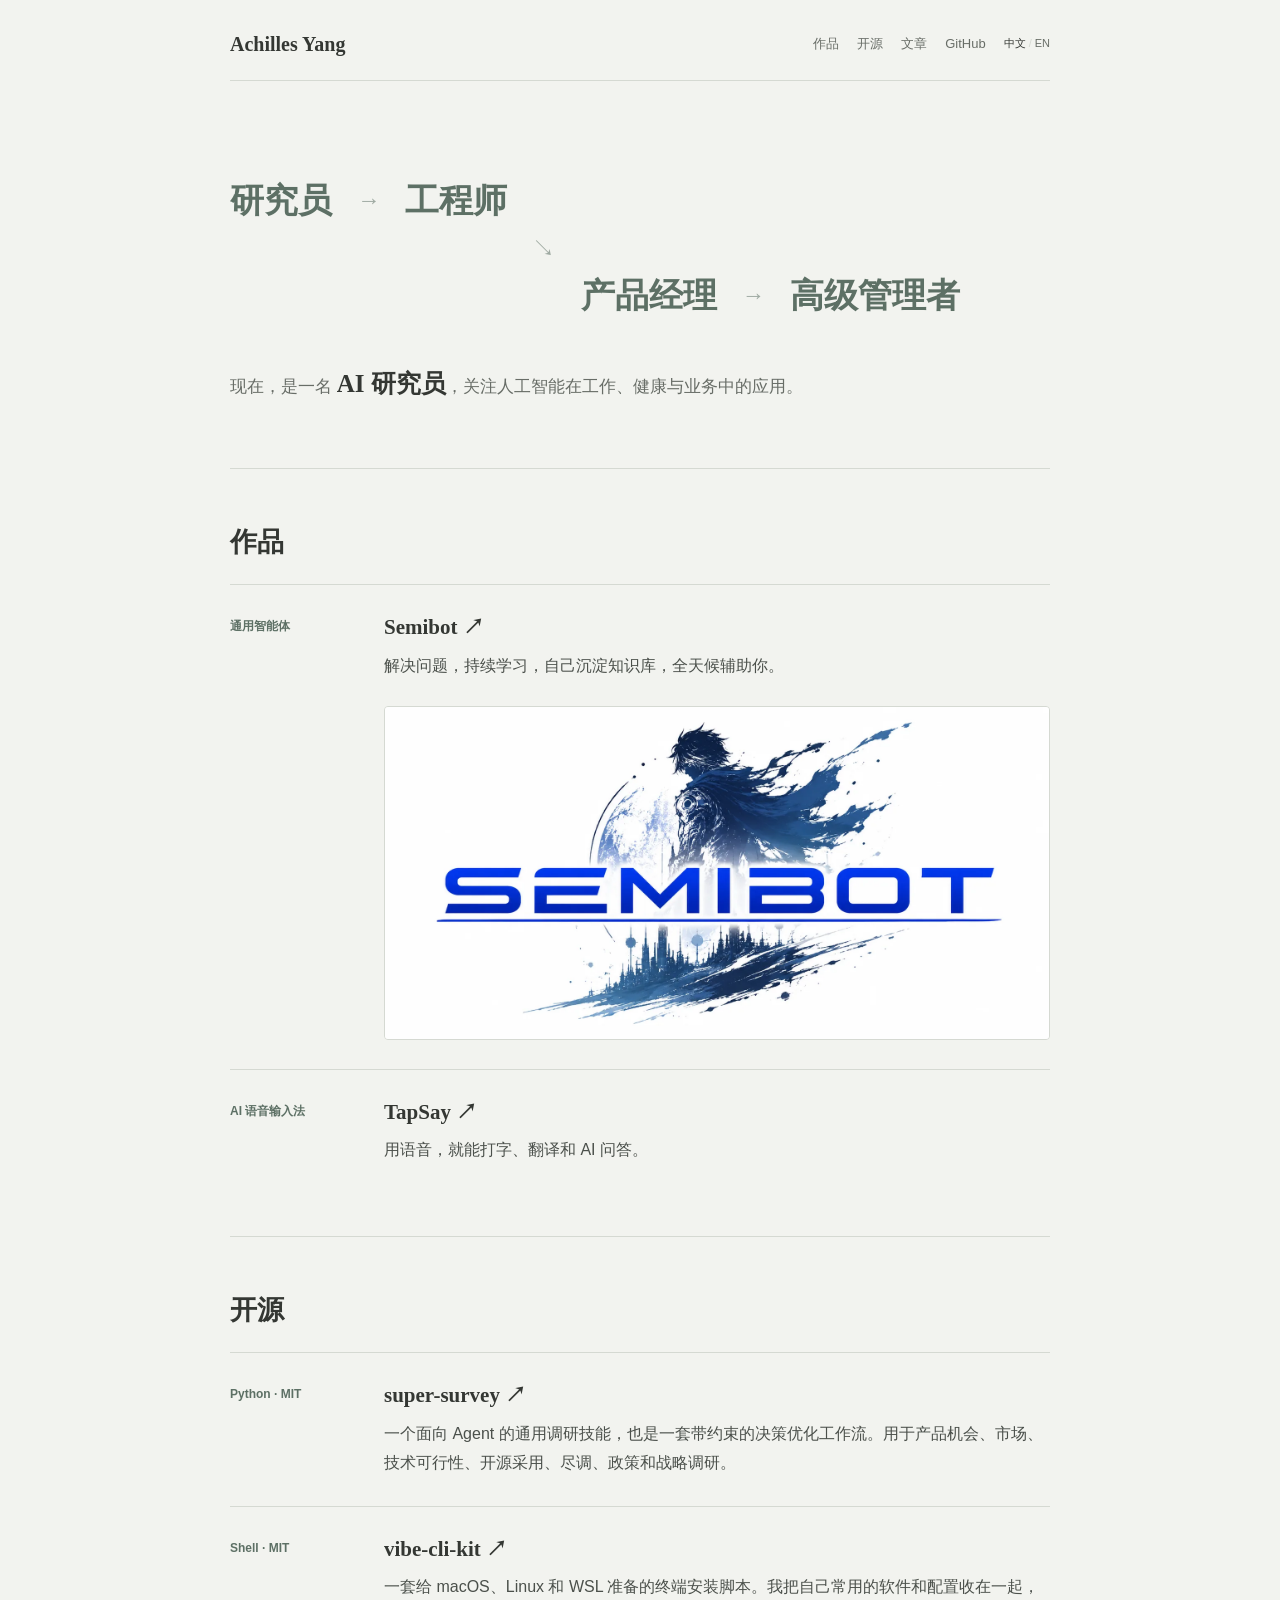
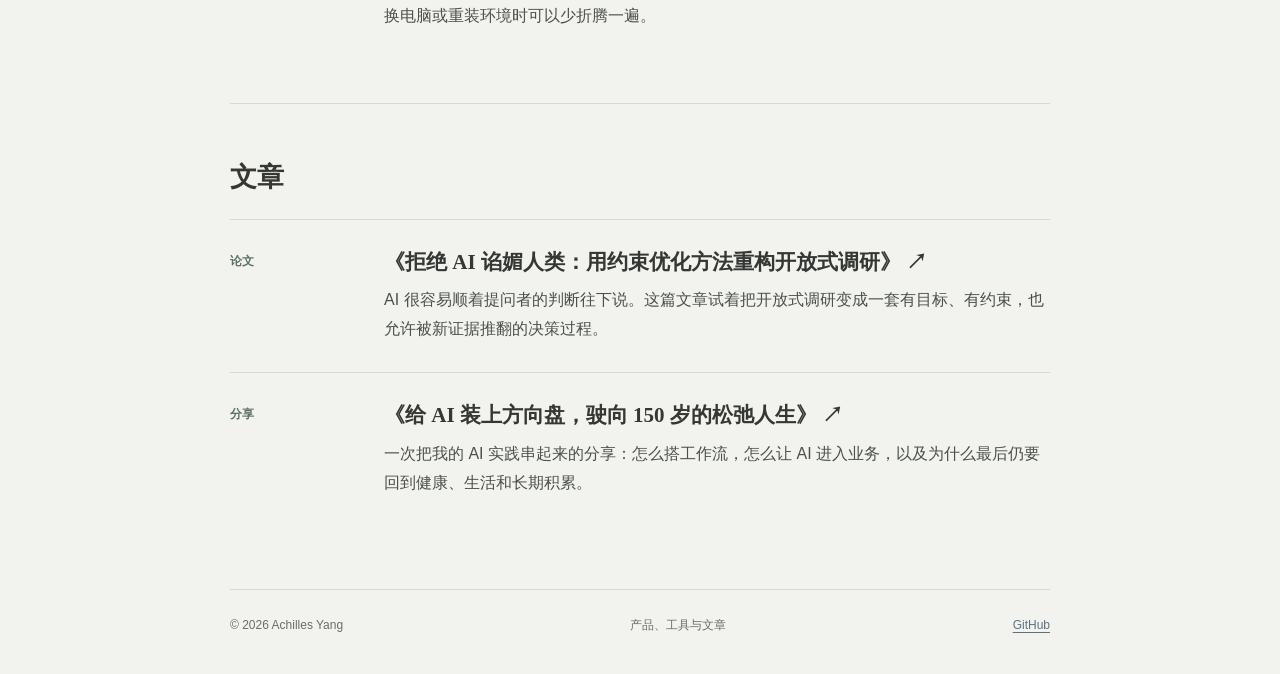
<file: docs/index.html>
<!DOCTYPE html>
<html lang="zh-CN">
<head>
  <meta charset="utf-8">
  <meta name="viewport" content="width=device-width, initial-scale=1">
  <meta name="theme-color" content="#f2f3ef">
  <title>Achilles Yang | 产品、工具与文章</title>
  <meta name="description" content="Achilles Yang 的个人主页。这里放着我正在做的产品、开源工具和文章。">
  <meta property="og:type" content="website">
  <meta property="og:locale" content="zh_CN">
  <meta property="og:locale:alternate" content="en_US">
  <meta property="og:title" content="Achilles Yang | 产品、工具与文章">
  <meta property="og:description" content="这里放着我正在做的产品、开源工具和文章。">
  <meta property="og:url" content="https://goatgit.github.io/">
  <meta name="twitter:card" content="summary">
  <link rel="canonical" href="https://goatgit.github.io/">
  <link rel="alternate" hreflang="zh-CN" href="https://goatgit.github.io/">
  <link rel="alternate" hreflang="en" href="https://goatgit.github.io/en/">
  <link rel="alternate" hreflang="x-default" href="https://goatgit.github.io/">
  <link rel="icon" href="./favicon-ay.svg" type="image/svg+xml">
  <link rel="stylesheet" href="./styles.css">
  <script type="application/ld+json">
    {
      "@context": "https://schema.org",
      "@type": "Person",
      "name": "Achilles Yang",
      "alternateName": "GoatGit",
      "url": "https://goatgit.github.io/",
      "sameAs": [
        "https://github.com/GoatGit",
        "https://semibot.ai",
        "https://www.tap-say.com/"
      ]
    }
  </script>
</head>
<body>
  <a class="skip-link" href="#main">跳到正文</a>

  <header class="site-header">
    <a class="site-name" href="#top">Achilles Yang</a>
    <nav aria-label="主要导航">
      <a href="#products">作品</a>
      <a href="#opensource">开源</a>
      <a href="#writing">文章</a>
      <a href="https://github.com/GoatGit" target="_blank" rel="noopener noreferrer">GitHub</a>
      <span class="language-switch" role="group" aria-label="语言">
        <span aria-current="page">中文</span>
        <span class="language-divider" aria-hidden="true">/</span>
        <a href="./en/" lang="en" hreflang="en" aria-label="Switch to English">EN</a>
      </span>
    </nav>
  </header>

  <main id="main">
    <div class="intro" id="top">
      <div class="career-map">
        <span class="career-node career-node-researcher">研究员</span>
        <span class="career-connector career-connector-one" aria-hidden="true"></span>
        <span class="career-node career-node-engineer">工程师</span>
        <span class="career-connector career-connector-two" aria-hidden="true"></span>
        <span class="career-node career-node-product">产品经理</span>
        <span class="career-connector career-connector-three" aria-hidden="true"></span>
        <span class="career-node career-node-manager">高级管理者</span>
      </div>
      <p class="current-role">现在，是一名 <strong>AI 研究员</strong>，关注人工智能在工作、健康与业务中的应用。</p>
    </div>

    <section id="products" aria-labelledby="products-title">
      <h2 id="products-title">作品</h2>

      <article class="entry entry-featured">
        <div class="entry-meta">通用智能体</div>
        <div class="entry-body">
          <h3><a href="https://semibot.ai" target="_blank" rel="noopener noreferrer">Semibot <span aria-hidden="true">↗</span></a></h3>
          <p>解决问题，持续学习，自己沉淀知识库，全天候辅助你。</p>
          <figure>
            <img src="./assets/semibot-home.webp" alt="Semibot 新版官网使用的产品主视觉" loading="lazy">
          </figure>
        </div>
      </article>

      <article class="entry">
        <div class="entry-meta">AI 语音输入法</div>
        <div class="entry-body">
          <h3><a href="https://www.tap-say.com/" target="_blank" rel="noopener noreferrer">TapSay <span aria-hidden="true">↗</span></a></h3>
          <p>用语音，就能打字、翻译和 AI 问答。</p>
        </div>
      </article>

    </section>

    <section id="opensource" aria-labelledby="opensource-title">
      <h2 id="opensource-title">开源</h2>

      <article class="entry">
        <div class="entry-meta">Python · MIT</div>
        <div class="entry-body">
          <h3><a href="https://github.com/GoatGit/super-survey" target="_blank" rel="noopener noreferrer">super-survey <span aria-hidden="true">↗</span></a></h3>
          <p>一个面向 Agent 的通用调研技能，也是一套带约束的决策优化工作流。用于产品机会、市场、技术可行性、开源采用、尽调、政策和战略调研。</p>
        </div>
      </article>

      <article class="entry">
        <div class="entry-meta">Shell · MIT</div>
        <div class="entry-body">
          <h3><a href="https://github.com/GoatGit/vibe-cli-kit" target="_blank" rel="noopener noreferrer">vibe-cli-kit <span aria-hidden="true">↗</span></a></h3>
          <p>一套给 macOS、Linux 和 WSL 准备的终端安装脚本。我把自己常用的软件和配置收在一起，换电脑或重装环境时可以少折腾一遍。</p>
        </div>
      </article>
    </section>

    <section id="writing" aria-labelledby="writing-title">
      <h2 id="writing-title">文章</h2>
      <article class="entry">
        <div class="entry-meta">论文</div>
        <div class="entry-body">
          <h3><a href="https://github.com/GoatGit/super-survey/blob/main/%E5%A6%82%E4%BD%95%E6%8B%92%E7%BB%9DAI%E8%B0%84%E5%AA%9A%E4%BA%BA%E7%B1%BB.pdf" target="_blank" rel="noopener noreferrer">《拒绝 AI 谄媚人类：用约束优化方法重构开放式调研》 <span aria-hidden="true">↗</span></a></h3>
          <p>AI 很容易顺着提问者的判断往下说。这篇文章试着把开放式调研变成一套有目标、有约束，也允许被新证据推翻的决策过程。</p>
        </div>
      </article>
      <article class="entry">
        <div class="entry-meta">分享</div>
        <div class="entry-body">
          <h3><a href="./slides/ai-150/">《给 AI 装上方向盘，驶向 150 岁的松弛人生》 <span aria-hidden="true">↗</span></a></h3>
          <p>一次把我的 AI 实践串起来的分享：怎么搭工作流，怎么让 AI 进入业务，以及为什么最后仍要回到健康、生活和长期积累。</p>
        </div>
      </article>
    </section>

  </main>

  <footer class="site-footer">
    <p>© 2026 Achilles Yang</p>
    <p>产品、工具与文章</p>
    <p><a href="https://github.com/GoatGit" target="_blank" rel="noopener noreferrer">GitHub</a></p>
  </footer>
</body>
</html>
</file>
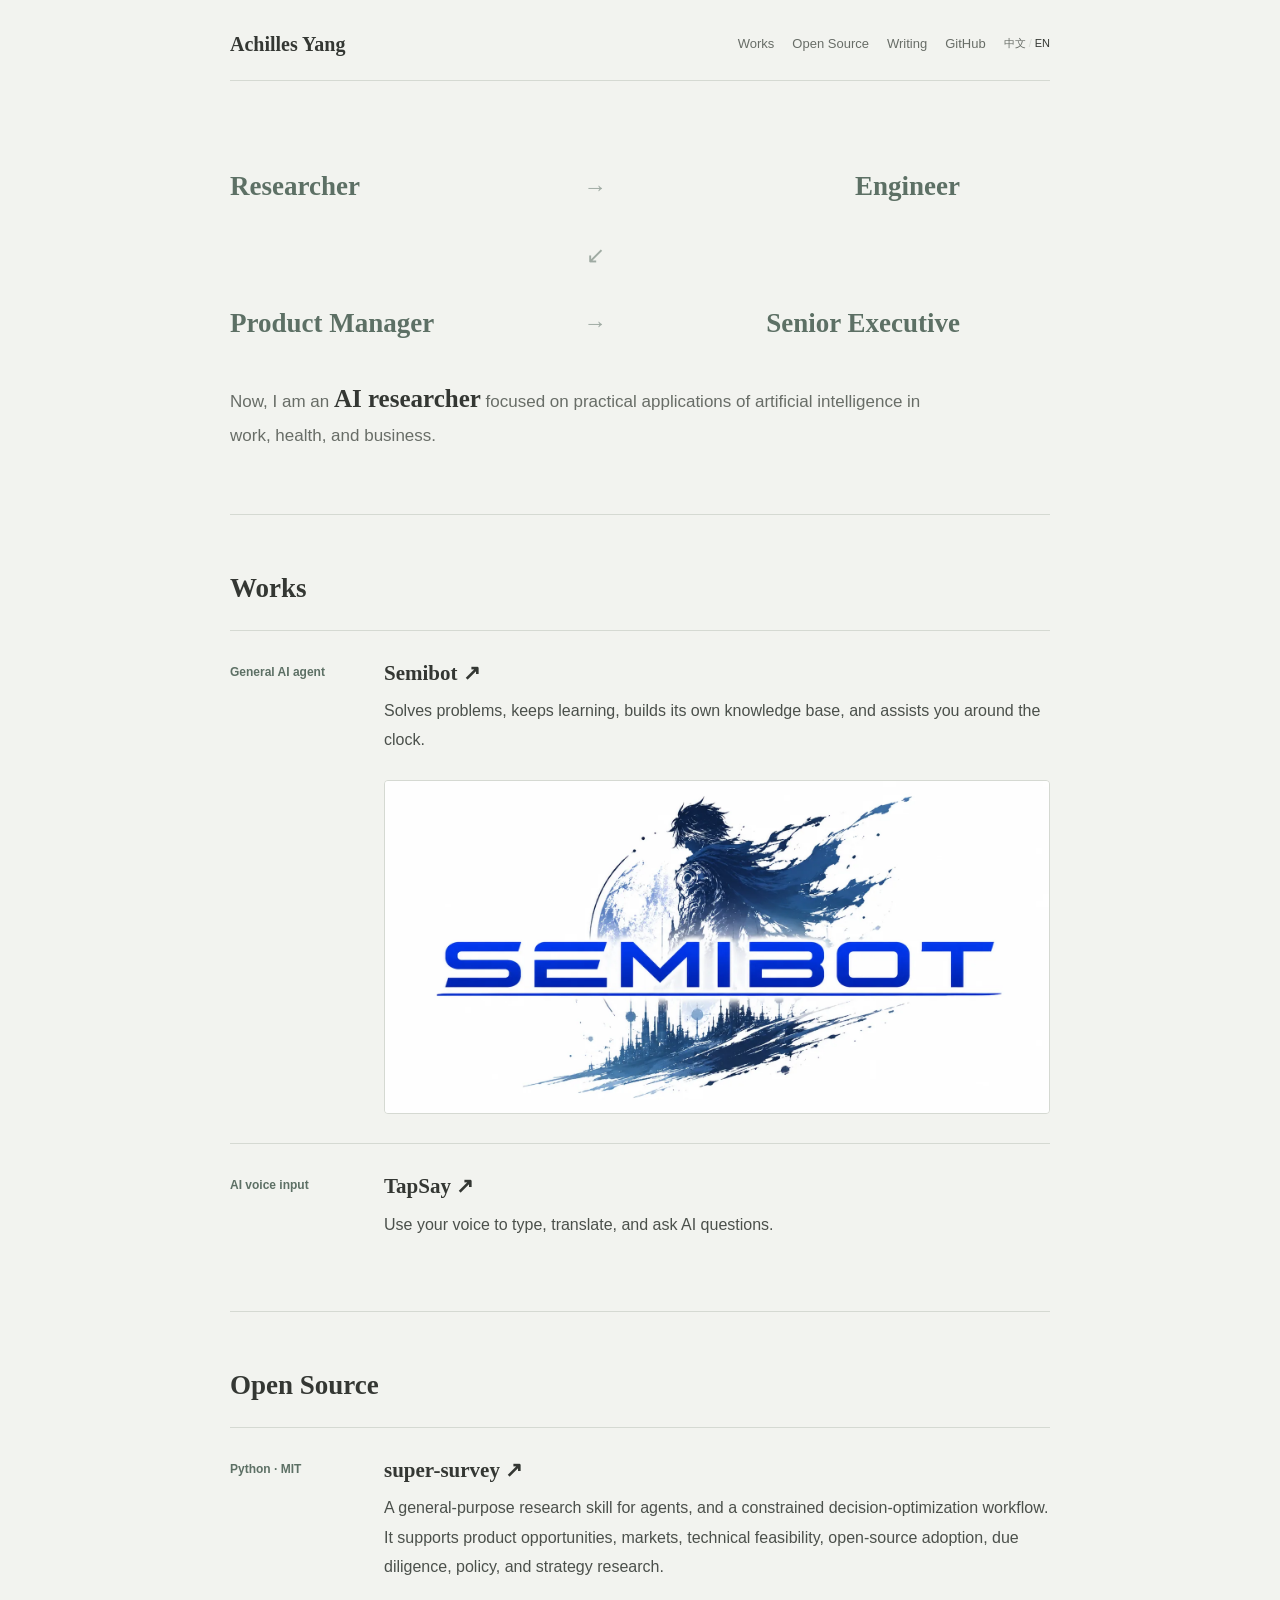
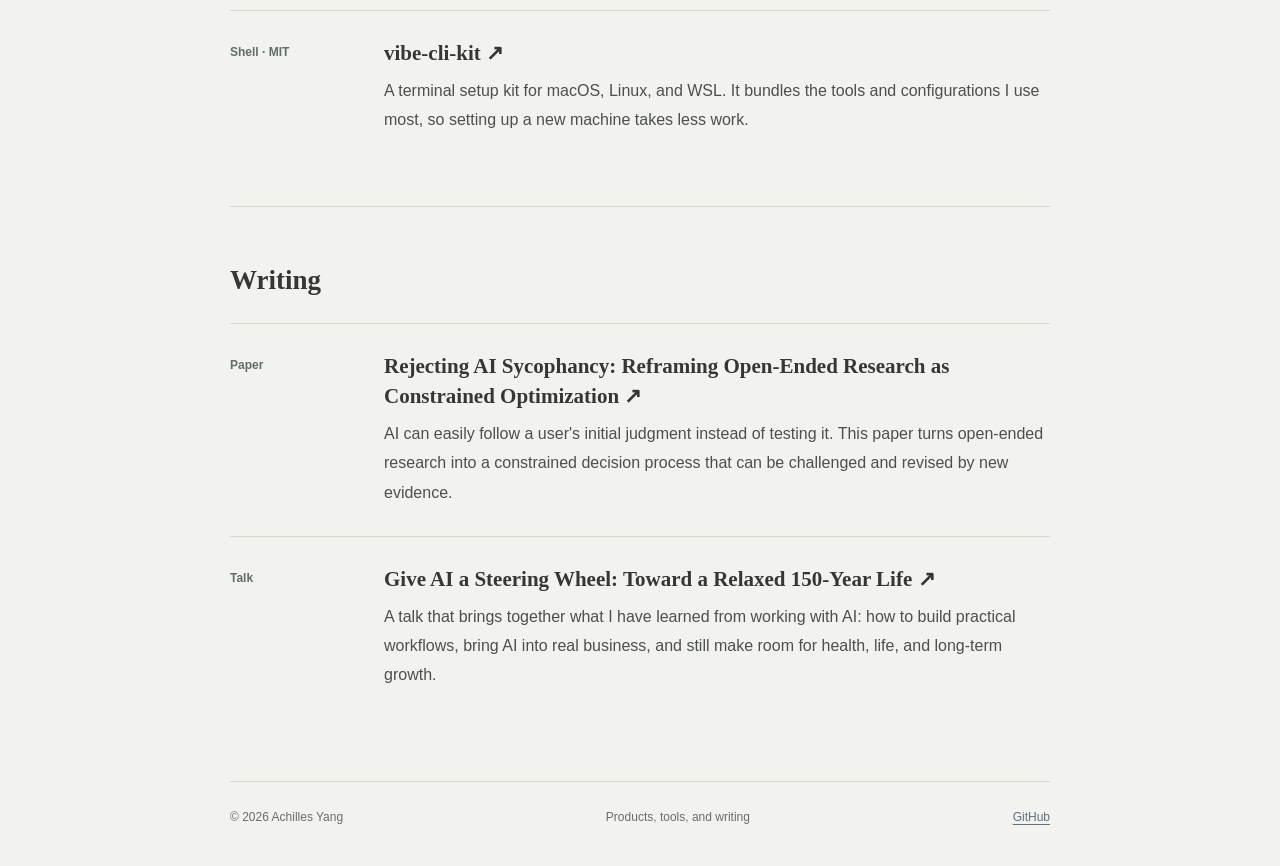
<file: docs/en/index.html>
<!DOCTYPE html>
<html lang="en">
<head>
  <meta charset="utf-8">
  <meta name="viewport" content="width=device-width, initial-scale=1">
  <meta name="theme-color" content="#f2f3ef">
  <title>Achilles Yang | Products, Open Source &amp; Writing</title>
  <meta name="description" content="Achilles Yang builds AI products and open-source tools, and writes about putting artificial intelligence to work.">
  <meta property="og:type" content="website">
  <meta property="og:locale" content="en_US">
  <meta property="og:locale:alternate" content="zh_CN">
  <meta property="og:title" content="Achilles Yang | Products, Open Source &amp; Writing">
  <meta property="og:description" content="AI products, open-source tools, and writing by Achilles Yang.">
  <meta property="og:url" content="https://goatgit.github.io/en/">
  <meta name="twitter:card" content="summary">
  <link rel="canonical" href="https://goatgit.github.io/en/">
  <link rel="alternate" hreflang="zh-CN" href="https://goatgit.github.io/">
  <link rel="alternate" hreflang="en" href="https://goatgit.github.io/en/">
  <link rel="alternate" hreflang="x-default" href="https://goatgit.github.io/">
  <link rel="icon" href="../favicon-ay.svg" type="image/svg+xml">
  <link rel="stylesheet" href="../styles.css">
  <script type="application/ld+json">
    {
      "@context": "https://schema.org",
      "@type": "Person",
      "name": "Achilles Yang",
      "alternateName": "GoatGit",
      "url": "https://goatgit.github.io/",
      "sameAs": [
        "https://github.com/GoatGit",
        "https://semibot.ai",
        "https://www.tap-say.com/"
      ]
    }
  </script>
</head>
<body class="lang-en">
  <a class="skip-link" href="#main">Skip to content</a>

  <header class="site-header">
    <a class="site-name" href="#top">Achilles Yang</a>
    <nav aria-label="Primary navigation">
      <a href="#products">Works</a>
      <a href="#opensource">Open Source</a>
      <a href="#writing">Writing</a>
      <a href="https://github.com/GoatGit" target="_blank" rel="noopener noreferrer">GitHub</a>
      <span class="language-switch" role="group" aria-label="Language">
        <a href="../" lang="zh-CN" hreflang="zh-CN" aria-label="切换到中文">中文</a>
        <span class="language-divider" aria-hidden="true">/</span>
        <span aria-current="page">EN</span>
      </span>
    </nav>
  </header>

  <main id="main">
    <div class="intro" id="top">
      <div class="career-map">
        <span class="career-node career-node-researcher">Researcher</span>
        <span class="career-connector career-connector-one" aria-hidden="true"></span>
        <span class="career-node career-node-engineer">Engineer</span>
        <span class="career-connector career-connector-two" aria-hidden="true"></span>
        <span class="career-node career-node-product">Product Manager</span>
        <span class="career-connector career-connector-three" aria-hidden="true"></span>
        <span class="career-node career-node-manager">Senior Executive</span>
      </div>
      <p class="current-role">Now, I am an <strong>AI researcher</strong> focused on practical applications of artificial intelligence in work, health, and business.</p>
    </div>

    <section id="products" aria-labelledby="products-title">
      <h2 id="products-title">Works</h2>

      <article class="entry entry-featured">
        <div class="entry-meta">General AI agent</div>
        <div class="entry-body">
          <h3><a href="https://semibot.ai" target="_blank" rel="noopener noreferrer">Semibot <span aria-hidden="true">↗</span></a></h3>
          <p>Solves problems, keeps learning, builds its own knowledge base, and assists you around the clock.</p>
          <figure>
            <img src="../assets/semibot-home.webp" alt="Semibot desktop client home screen" loading="lazy">
          </figure>
        </div>
      </article>

      <article class="entry">
        <div class="entry-meta">AI voice input</div>
        <div class="entry-body">
          <h3><a href="https://www.tap-say.com/" target="_blank" rel="noopener noreferrer">TapSay <span aria-hidden="true">↗</span></a></h3>
          <p>Use your voice to type, translate, and ask AI questions.</p>
        </div>
      </article>
    </section>

    <section id="opensource" aria-labelledby="opensource-title">
      <h2 id="opensource-title">Open Source</h2>

      <article class="entry">
        <div class="entry-meta">Python · MIT</div>
        <div class="entry-body">
          <h3><a href="https://github.com/GoatGit/super-survey" target="_blank" rel="noopener noreferrer">super-survey <span aria-hidden="true">↗</span></a></h3>
          <p>A general-purpose research skill for agents, and a constrained decision-optimization workflow. It supports product opportunities, markets, technical feasibility, open-source adoption, due diligence, policy, and strategy research.</p>
        </div>
      </article>

      <article class="entry">
        <div class="entry-meta">Shell · MIT</div>
        <div class="entry-body">
          <h3><a href="https://github.com/GoatGit/vibe-cli-kit" target="_blank" rel="noopener noreferrer">vibe-cli-kit <span aria-hidden="true">↗</span></a></h3>
          <p>A terminal setup kit for macOS, Linux, and WSL. It bundles the tools and configurations I use most, so setting up a new machine takes less work.</p>
        </div>
      </article>
    </section>

    <section id="writing" aria-labelledby="writing-title">
      <h2 id="writing-title">Writing</h2>
      <article class="entry">
        <div class="entry-meta">Paper</div>
        <div class="entry-body">
          <h3><a href="https://github.com/GoatGit/super-survey/blob/main/%E5%A6%82%E4%BD%95%E6%8B%92%E7%BB%9DAI%E8%B0%84%E5%AA%9A%E4%BA%BA%E7%B1%BB.pdf" target="_blank" rel="noopener noreferrer">Rejecting AI Sycophancy: Reframing Open-Ended Research as Constrained Optimization <span aria-hidden="true">↗</span></a></h3>
          <p>AI can easily follow a user's initial judgment instead of testing it. This paper turns open-ended research into a constrained decision process that can be challenged and revised by new evidence.</p>
        </div>
      </article>
      <article class="entry">
        <div class="entry-meta">Talk</div>
        <div class="entry-body">
          <h3><a href="../slides/ai-150/">Give AI a Steering Wheel: Toward a Relaxed 150-Year Life <span aria-hidden="true">↗</span></a></h3>
          <p>A talk that brings together what I have learned from working with AI: how to build practical workflows, bring AI into real business, and still make room for health, life, and long-term growth.</p>
        </div>
      </article>
    </section>
  </main>

  <footer class="site-footer">
    <p>© 2026 Achilles Yang</p>
    <p>Products, tools, and writing</p>
    <p><a href="https://github.com/GoatGit" target="_blank" rel="noopener noreferrer">GitHub</a></p>
  </footer>
</body>
</html>
</file>
<file: docs/styles.css>
:root {
  --ink: #343733;
  --text: #4b504b;
  --muted: #686d67;
  --line: #d5d9d2;
  --paper: #f2f3ef;
  --surface: #e7ebe6;
  --sage: #5d7065;
  --mist-blue: #5d7180;
  --clay: #835f55;
  --page-width: 820px;
  --gutter: 24px;
  --serif: "Iowan Old Style", Baskerville, Georgia, "Songti SC", "STSong", serif;
  --sans: "Avenir Next", "PingFang SC", "Hiragino Sans GB", "Microsoft YaHei", sans-serif;
}

* {
  box-sizing: border-box;
}

html {
  scroll-behavior: smooth;
  scroll-padding-top: 28px;
}

body {
  margin: 0;
  color: var(--text);
  background: var(--paper);
  font-family: var(--sans);
  font-size: 16px;
  line-height: 1.82;
  letter-spacing: 0;
  -webkit-font-smoothing: antialiased;
  text-rendering: optimizeLegibility;
}

img {
  display: block;
  max-width: 100%;
}

a {
  color: var(--mist-blue);
  text-decoration-thickness: 1px;
  text-underline-offset: 3px;
}

a:hover {
  color: var(--clay);
}

:focus-visible {
  outline: 2px solid var(--mist-blue);
  outline-offset: 4px;
}

::selection {
  color: var(--ink);
  background: #dbe3dc;
}

.skip-link {
  position: fixed;
  top: 10px;
  left: 10px;
  z-index: 10;
  padding: 8px 12px;
  color: var(--paper);
  background: var(--ink);
  font-size: 13px;
  transform: translateY(-160%);
}

.skip-link:focus {
  transform: translateY(0);
}

.site-header,
main,
.site-footer {
  width: min(var(--page-width), calc(100% - (var(--gutter) * 2)));
  margin-right: auto;
  margin-left: auto;
}

.site-header {
  display: flex;
  align-items: center;
  justify-content: space-between;
  gap: 28px;
  padding: 30px 0 22px;
  border-bottom: 1px solid var(--line);
  font-size: 13px;
  line-height: 1.4;
}

.site-name {
  color: var(--ink);
  font-family: var(--serif);
  font-size: 20px;
  font-weight: 700;
  text-decoration: none;
}

.site-header nav {
  display: flex;
  flex-wrap: wrap;
  align-items: center;
  justify-content: flex-end;
  gap: 18px;
}

.site-header nav a {
  color: var(--muted);
  text-decoration: none;
}

.site-header nav a:hover {
  color: var(--mist-blue);
  text-decoration: underline;
}

.language-switch {
  display: inline-flex;
  align-items: center;
  gap: 3px;
  color: var(--muted);
  font-size: 11px;
  white-space: nowrap;
}

.language-switch [aria-current="page"] {
  color: var(--ink);
  font-weight: 500;
}

.language-divider {
  color: var(--line);
}

main {
  padding-top: 72px;
  padding-bottom: 92px;
}

.intro {
  max-width: 730px;
  padding-bottom: 62px;
}

h2,
h3,
p,
figure {
  letter-spacing: 0;
}

h2,
h3 {
  color: var(--ink);
  font-family: var(--serif);
}

.career-map {
  display: grid;
  grid-template-columns: max-content 42px max-content 42px max-content 42px max-content;
  grid-template-rows: 1fr 1fr;
  align-items: center;
  justify-content: space-between;
  height: 190px;
}

.career-node {
  display: block;
  color: var(--sage);
  font-family: var(--serif);
  font-size: 34px;
  font-weight: 600;
  line-height: 1.1;
  white-space: nowrap;
}

.career-node-researcher {
  grid-row: 1;
  grid-column: 1;
}

.career-node-engineer {
  grid-row: 1;
  grid-column: 3;
}

.career-node-product {
  grid-row: 2;
  grid-column: 5;
}

.career-node-manager {
  grid-row: 2;
  grid-column: 7;
}

.career-connector {
  color: var(--sage);
  font-family: var(--sans);
  font-size: 23px;
  line-height: 1;
  text-align: center;
  opacity: 0.55;
}

.career-connector-one {
  grid-row: 1;
  grid-column: 2;
}

.career-connector-one::before,
.career-connector-three::before {
  content: "→";
}

.career-connector-two {
  grid-row: 1 / 3;
  grid-column: 4;
}

.career-connector-two::before {
  content: "↘";
}

.career-connector-three {
  grid-row: 2;
  grid-column: 6;
}

.lang-en .career-map {
  grid-template-columns: minmax(0, 1fr) 42px minmax(0, 1fr);
  grid-template-rows: auto 36px auto;
  gap: 16px 12px;
  height: auto;
  min-height: 205px;
}

.lang-en .career-node {
  font-size: 27px;
  white-space: normal;
}

.lang-en .career-node-researcher {
  grid-row: 1;
  grid-column: 1;
  justify-self: start;
}

.lang-en .career-node-engineer {
  grid-row: 1;
  grid-column: 3;
  justify-self: end;
  text-align: right;
}

.lang-en .career-node-product {
  grid-row: 3;
  grid-column: 1;
  justify-self: start;
}

.lang-en .career-node-manager {
  grid-row: 3;
  grid-column: 3;
  justify-self: end;
  text-align: right;
}

.lang-en .career-connector-one {
  grid-row: 1;
  grid-column: 2;
}

.lang-en .career-connector-two {
  grid-row: 2;
  grid-column: 2;
}

.lang-en .career-connector-two::before {
  content: "↙";
}

.lang-en .career-connector-three {
  grid-row: 3;
  grid-column: 2;
}

.current-role {
  margin: 0;
  padding-top: 18px;
  color: var(--muted);
  font-size: 17px;
  line-height: 1.8;
}

.current-role strong {
  color: var(--ink);
  font-family: var(--serif);
  font-size: 25px;
  font-weight: 700;
}

main > section:not(.intro) {
  padding-top: 56px;
  border-top: 1px solid var(--line);
}

main > section + section {
  margin-top: 72px;
}

h2 {
  margin: 0 0 24px;
  font-size: 27px;
  font-weight: 600;
  line-height: 1.3;
}

.entry {
  display: grid;
  grid-template-columns: 128px minmax(0, 1fr);
  gap: 26px;
  padding: 27px 0 29px;
  border-top: 1px solid var(--line);
}

.entry:last-child {
  padding-bottom: 0;
}

.entry-meta {
  color: var(--sage);
  font-size: 12px;
  line-height: 1.6;
}

.entry-meta {
  padding-top: 5px;
  font-weight: 600;
}

.entry-body h3 {
  margin: 0 0 8px;
  font-size: 21px;
  font-weight: 600;
  line-height: 1.45;
}

.entry-body h3 a {
  color: var(--ink);
  text-decoration: none;
}

.entry-body h3 a:hover {
  color: var(--mist-blue);
  text-decoration: underline;
}

.entry-body p {
  margin: 0;
}

figure {
  margin: 26px 0 0;
}

figure img {
  width: 100%;
  border: 1px solid var(--line);
  border-radius: 4px;
  background: var(--surface);
}

.site-footer {
  display: flex;
  align-items: center;
  justify-content: space-between;
  gap: 18px;
  padding: 26px 0 40px;
  border-top: 1px solid var(--line);
  color: var(--muted);
  font-size: 12px;
  line-height: 1.5;
}

.site-footer p {
  margin: 0;
}

.site-footer a {
  color: var(--mist-blue);
}

@media (max-width: 680px) {
  :root {
    --gutter: 18px;
  }

  .site-header {
    align-items: flex-start;
    flex-direction: column;
    gap: 14px;
    padding-top: 24px;
  }

  .site-header nav {
    justify-content: flex-start;
    gap: 10px 16px;
  }

  main {
    padding-top: 50px;
    padding-bottom: 70px;
  }

  .intro {
    padding-bottom: 46px;
  }

  .career-map {
    grid-template-columns: minmax(0, 1fr) 34px minmax(0, 1fr);
    grid-template-rows: auto 34px auto;
    gap: 20px 5px;
    height: auto;
    min-height: 170px;
  }

  .career-node {
    font-size: 27px;
  }

  .lang-en .career-map {
    gap: 20px 5px;
    min-height: 180px;
  }

  .lang-en .career-node {
    font-size: 22px;
  }

  .career-node-researcher {
    grid-row: 1;
    grid-column: 1;
    justify-self: start;
  }

  .career-node-engineer {
    grid-row: 1;
    grid-column: 3;
    justify-self: end;
  }

  .career-node-product {
    grid-row: 3;
    grid-column: 1;
    justify-self: start;
  }

  .career-node-manager {
    grid-row: 3;
    grid-column: 3;
    justify-self: end;
  }

  .career-connector-one {
    grid-row: 1;
    grid-column: 2;
  }

  .career-connector-two {
    grid-row: 2;
    grid-column: 2;
  }

  .career-connector-two::before {
    content: "↙";
  }

  .career-connector-three {
    grid-row: 3;
    grid-column: 2;
  }

  .current-role {
    padding-top: 15px;
    font-size: 16px;
  }

  .current-role strong {
    font-size: 22px;
  }

  main > section:not(.intro) {
    padding-top: 42px;
  }

  main > section + section {
    margin-top: 56px;
  }

  h2 {
    margin-bottom: 17px;
    font-size: 25px;
  }

  .entry {
    grid-template-columns: 1fr;
    gap: 7px;
    padding: 23px 0;
  }

  .entry-meta {
    padding-top: 0;
  }

  .entry-body h3 {
    font-size: 20px;
  }

  figure {
    margin-top: 21px;
  }

  .site-footer {
    align-items: flex-start;
    flex-direction: column;
    gap: 7px;
  }
}

@media (prefers-reduced-motion: reduce) {
  html {
    scroll-behavior: auto;
  }
}
</file>
